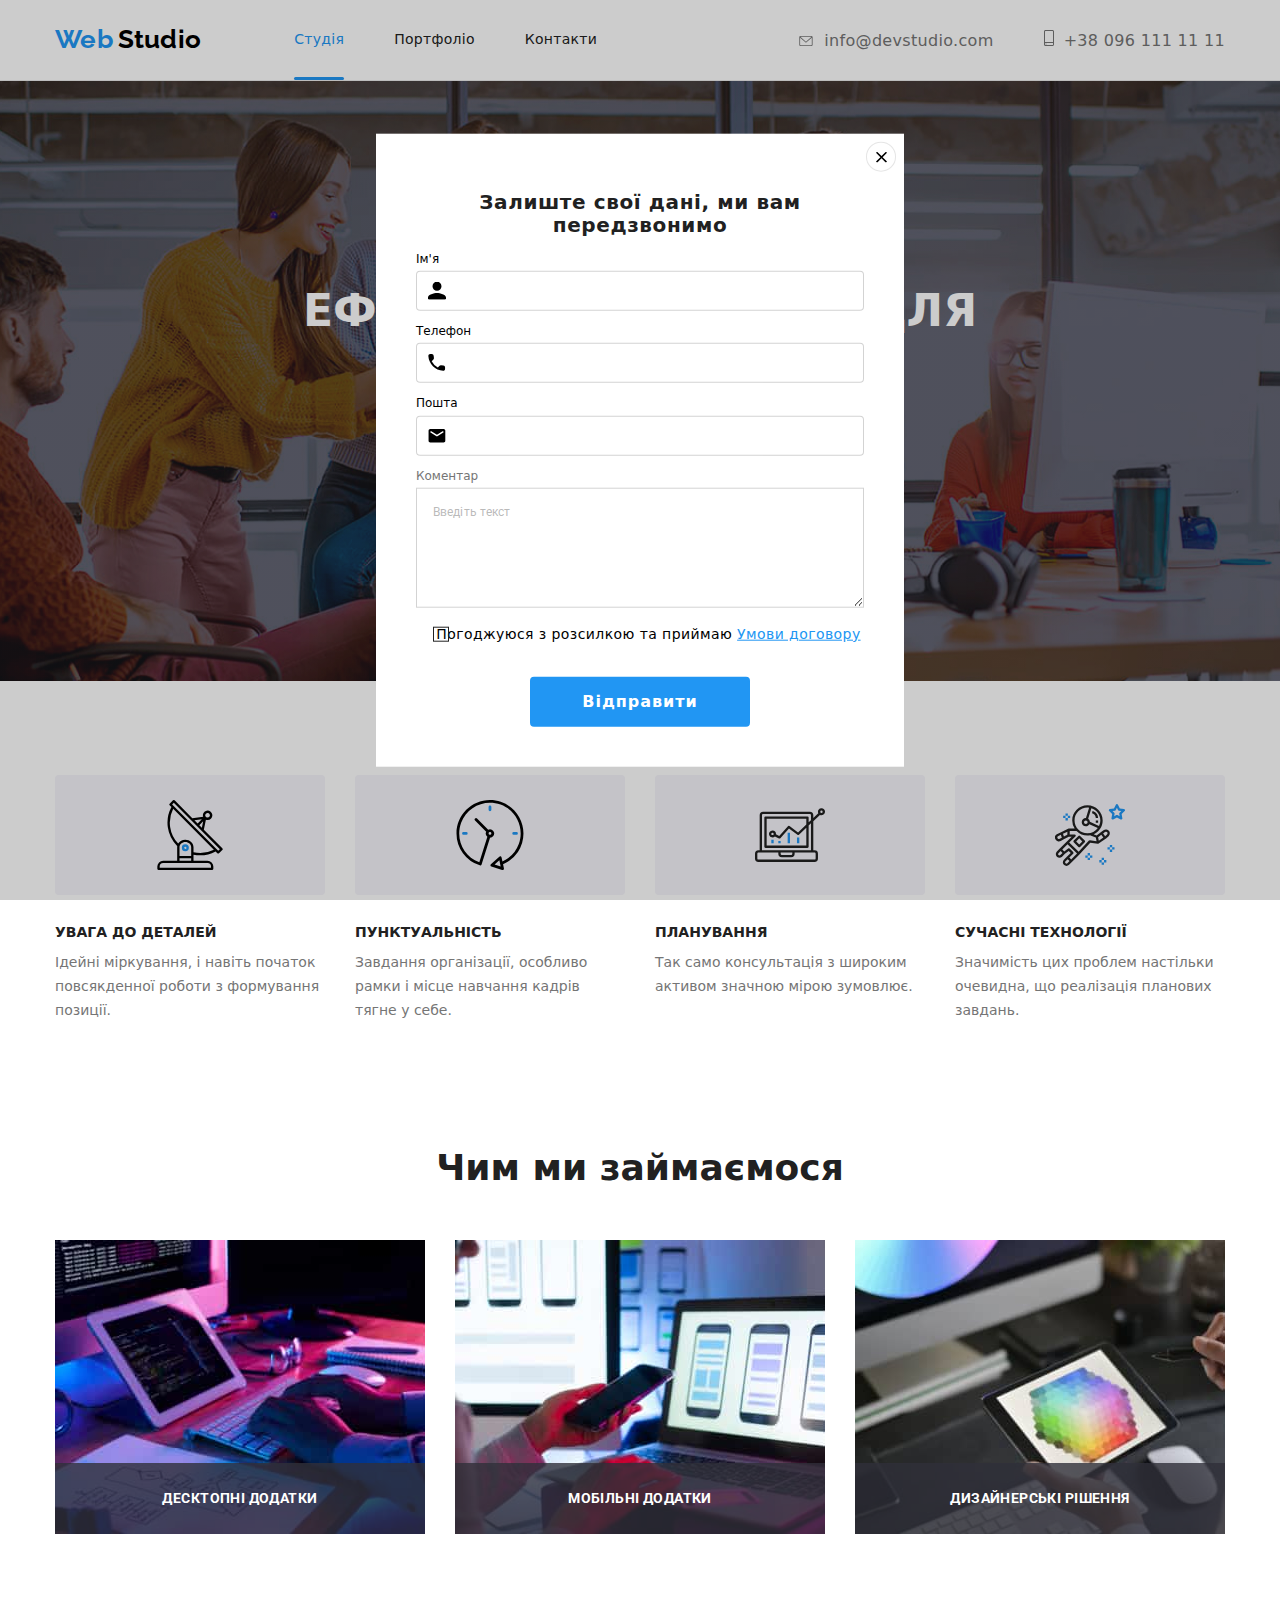
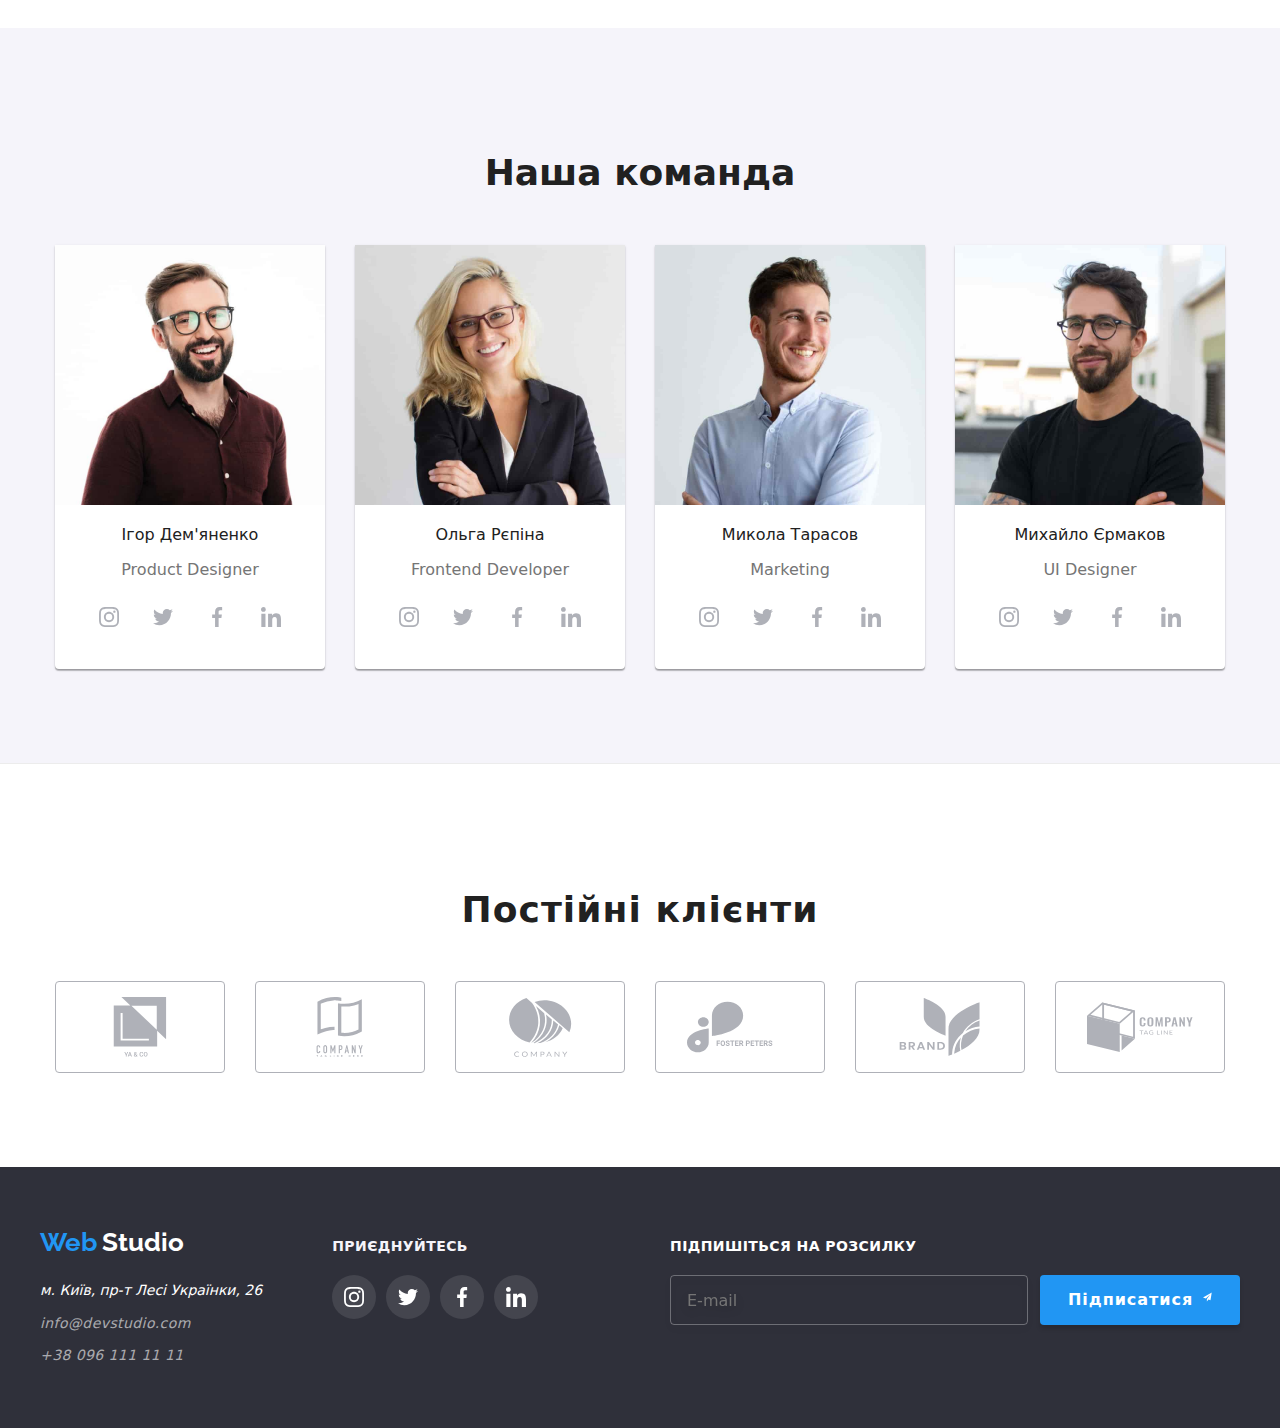
<file: index.html>
<!DOCTYPE html>
<html lang="uk">
  <head>
    <meta charset="UTF-8">
    <meta http-equiv="X-UA-Compatible" content="IE=edge">
    <meta name="viewport" content="width=device-width, initial-scale=1.0">
    <title lang="en">WebStudio</title>
    <link rel="preconnect" href="https://fonts.googleapis.com">
    <link rel="preconnect" href="https://fonts.gstatic.com" crossorigin>
    <link
      href="https://fonts.googleapis.com/css2?family=Raleway:wght@700&family=Roboto:wght@400;500;700;900&display=swap"
      rel="stylesheet">
    <link
      rel="stylesheet"
      href="https://cdnjs.cloudflare.com/ajax/libs/modern-normalize/1.1.0/modern-normalize.min.css">
    <link rel="stylesheet" href="./css/main.min.css">
  </head>

  <body>
    <!-- Header -->
    <header class="page-header">
      <!-- Navigation -->
      <div class="container">
        <div class="page-header__container">
          <nav class="page-header__nav">
            <a href="./index.html" lang="en" class="none-decoration page-header__logo">
              <span class="page-header__logo-web">Web</span>
              <span class="page-header__logo-studio">Studio</span>
            </a>

            <ul class="page-header__list none-decoration page-header__nav">
              <li class="page-header__item">
                <a href="./index.html" class="page-header__link current">Студія</a>
              </li>
              <li class="page-header__item">
                <a href="./portfolio.html" class="page-header__link">Портфоліо</a>
              </li>
              <li class="page-header__item">
                <a href="./contacts.html" class="page-header__link">Контакти</a>
              </li>
            </ul>
          </nav>
          <!-- Contacts -->
          <ul class="page-auth none-decoration page-auth__container">
            <li class="page-auth__list">
              <a class="page-auth__item" href="mailto:info@devstudio.com">
                <svg class="page-auth__svg" width="16" height="10">
                  <use href="./images/icons.svg#envelope"></use>
                </svg>
                info@devstudio.com</a
              >
            </li>
            <li class="page-auth__list">
              <a href="tel:+380961111111" class="page-auth__item">
                <svg class="page-auth__svg" width="10" height="16">
                  <use href="./images/icons.svg#smartphone"></use>
                </svg>
                +38 096 111 11 11</a
              >
            </li>
          </ul>
        </div>
      </div>
    </header>

    <main>
      <!-- Hero banner -->
      <section class="hero-section overlay">
        <div class="container">
          <div class="hero-section__container">
            <div class="hero-header__text-container">
              <h1 class="hero-section__header">Ефективні рішення для вашого бізнесу</h1>
            </div>
            <button aria-label="Замовити послугу" type="button" class="hero-section__button" data-modal-open>
              <span class="hero-section__button-text">Замовити послугу</span>
            </button>
          </div>
        </div>
      </section>

      <!-- Our benefits -->
      <section class="section benefits-section">
        <div class="container">
          <div class="">
            <h2 class="visually-hidden">Наші переваги</h2>
            <ul class="benefits-section__list none-decoration benefits-section__container">
              <li class="benefits-section__item">
                <div class="benefits-section__logo-container">
                  <svg class="benefits-section__logo-antenna" height="70" width="70">
                    <use href="./images/icons.svg#antenna"></use>
                  </svg>
                </div>
                <h3 class="benefits-section__header">УВАГА ДО ДЕТАЛЕЙ</h3>
                <p class="benefits-section__paragraph">
                  Ідейні міркування, і навіть початок повсякденної роботи з
                  формування позиції.
                </p>
              </li>
              <li class="benefits-section__item">
                <div class="benefits-section__logo-container">
                  <svg class="benefits-section__logo-clock" height="70" width="70">
                    <use href="./images/icons.svg#clock"></use>
                  </svg>
                </div>
                <h3 class="benefits-section__header">ПУНКТУАЛЬНІСТЬ</h3>
                <p class="benefits-section__paragraph">
                  Завдання організації, особливо рамки і місце навчання кадрів
                  тягне у себе.
                </p>
              </li>
              <li class="benefits-section__item">
                <div class="benefits-section__logo-container">
                  <svg class="benefits-section__logo-diagram" height="70" width="70">
                    <use href="./images/icons.svg#diagram"></use>
                  </svg>
                </div>
                <h3 class="benefits-section__header">ПЛАНУВАННЯ</h3>
                <p class="benefits-section__paragraph">
                  Так само консультація з широким активом значною мірою
                  зумовлює.
                </p>
              </li>
              <li class="benefits-section__item">
                <div class="benefits-section__logo-container">
                  <svg
                    class="benefits-section__logo-astronaut"
                    height="70"
                    width="70"
                  >
                    <use href="./images/icons.svg#astronaut"></use>
                  </svg>
                </div>
                <h3 class="benefits-section__header">СУЧАСНІ ТЕХНОЛОГІЇ</h3>
                <p class="benefits-section__paragraph">
                  Значимість цих проблем настільки очевидна, що реалізація
                  планових завдань.
                </p>
              </li>
            </ul>
          </div>
        </div>
      </section>

      <!-- What are we doing -->
      <section class="section about-section">
        <div class="container">
          <h2 class="about-section__header">Чим ми займаємося</h2>
          <ul class="none-decoration about-section__list">
            <li class="about-section__items">
              <img
                src="./images/box1.jpg"
                alt="someone is typing on a tablet keyboard"
                width="370">
              <p class="about-section__items-text">Десктопні додатки</p>
            </li>
            <li class="about-section__items">
              <img
                src="./images/box2.jpg"
                alt="someone works with a phone"
                width="370"
              >
              <p class="about-section__items-text">Мобільні додатки</p>
            </li>
            <li class="about-section__items">
              <img src="./images/box3.jpg" alt="Color palette" width="370">
              <p class="about-section__items-text">Дизайнерські рішення</p>
            </li>
          </ul>
        </div>
      </section>

      <!-- Our team -->
      <section class="section team-section">
        <div class="container">
          <h2 class="team-section__main-header">Наша команда</h2>
          <div class="team-section__container">
            <ul class="none-decoration team-section__main-list">
              <li class="team-section__items">
                <img
                  src="./images/ihordemyanenko.jpg"
                  alt="Ігор Дем'яненко"
                  width="270">
                <h3 class="team-section__header">Ігор Дем'яненко</h3>
                <p class="team-section__paragraph">Product Designer</p>
                <div class="team-section__icons-container">
                  <ul class="team-section__icons-list none-decoration">
                    <li class="team-section__icons-items">
                      <a href="http://instagram.com" class="team-section__link">
                        <svg
                          class="team-section__svg"
                          width="20"
                          height="20"
                        >
                          <use href="./images/icons.svg#instagram"></use></svg
                      ></a>
                    </li>
                    <li class="team-section__icons-items">
                      <a href="http://twitter.com" class="team-section__link">
                        <svg
                          class="team-section__svg"
                          width="20"
                          height="20"
                        >
                          <use href="./images/icons.svg#twitter"></use></svg
                      ></a>
                    </li>
                    <li class="team-section__icons-items">
                      <a href="http://facebook.com" class="team-section__link">
                        <svg
                          class="team-section__svg"
                          width="20"
                          height="20"
                        >
                          <use href="./images/icons.svg#facebook"></use></svg
                      ></a>
                    </li>
                    <li class="team-section__icons-items">
                      <a href="http://linkedin.com" class="team-section__link">
                        <svg
                          class="team-section__svg"
                          width="20"
                          height="20"
                        >
                          <use href="./images/icons.svg#linkedin"></use></svg
                      ></a>
                    </li>
                  </ul>
                </div>
              </li>
              <li class="team-section__items">
                <img
                  src="./images/olharepina.jpg"
                  alt="Ольга Рєпіна"
                  width="270">
                <h3 class="team-section__header">Ольга Рєпіна</h3>
                <p class="team-section__paragraph">Frontend Developer</p>
                <div class="team-section__icons-container">
                  <ul class="team-section__icons-list none-decoration">
                    <li class="team-section__icons-items">
                      <a href="http://instagram.com" class="team-section__link">
                        <svg
                          class="team-section__svg"
                          width="20"
                          height="20"
                        >
                          <use href="./images/icons.svg#instagram"></use></svg
                      ></a>
                    </li>
                    <li class="team-section__icons-items">
                      <a href="http://twitter.com" class="team-section__link">
                        <svg
                          class="team-section__svg"
                          width="20"
                          height="20"
                        >
                          <use href="./images/icons.svg#twitter"></use></svg
                      ></a>
                    </li>
                    <li class="team-section__icons-items">
                      <a href="http://facebook.com" class="team-section__link">
                        <svg
                          class="team-section__svg"
                          width="20"
                          height="20"
                        >
                          <use href="./images/icons.svg#facebook"></use></svg
                      ></a>
                    </li>
                    <li class="team-section__icons-items">
                      <a href="http://linkedin.com" class="team-section__link">
                        <svg
                          class="team-section__svg"
                          width="20"
                          height="20"
                        >
                          <use href="./images/icons.svg#linkedin"></use></svg
                      ></a>
                    </li>
                  </ul>
                </div>
              </li>
              <li class="team-section__items">
                <img
                  src="./images/mykolatarasov.jpg"
                  alt="Микола Тарасов"
                  width="270">
                <h3 class="team-section__header">Микола Тарасов</h3>
                <p class="team-section__paragraph">Marketing</p>
                <div class="team-section__icons-container">
                  <ul class="team-section__icons-list none-decoration">
                    <li class="team-section__icons-items">
                      <a href="http://instagram.com" class="team-section__link">
                        <svg
                          class="team-section__svg"
                          width="20"
                          height="20"
                        >
                          <use href="./images/icons.svg#instagram"></use></svg
                      ></a>
                    </li>
                    <li class="team-section__icons-items">
                      <a href="http://twitter.com" class="team-section__link">
                        <svg
                          class="team-section__svg"
                          width="20"
                          height="20"
                        >
                          <use href="./images/icons.svg#twitter"></use></svg
                      ></a>
                    </li>
                    <li class="team-section__icons-items">
                      <a href="http://facebook.com" class="team-section__link">
                        <svg
                          class="team-section__svg"
                          width="20"
                          height="20"
                        >
                          <use href="./images/icons.svg#facebook"></use></svg
                      ></a>
                    </li>
                    <li class="team-section__icons-items">
                      <a href="http://linkedin.com" class="team-section__link">
                        <svg
                          class="team-section__svg"
                          width="20"
                          height="20"
                        >
                          <use href="./images/icons.svg#linkedin"></use></svg
                      ></a>
                    </li>
                  </ul>
                </div>
              </li>
              <li class="team-section__items">
                <img
                  src="./images/michayloermakov.jpg"
                  alt="Михайло Єрмаков"
                  width="270">
                <h3 class="team-section__header">Михайло Єрмаков</h3>
                <p class="team-section__paragraph">UI Designer</p>
                <div class="team-section__icons-container">
                  <ul class="team-section__icons-list none-decoration">
                    <li class="team-section__icons-items">
                      <a href="http://instagram.com" class="team-section__link">
                        <svg
                          class="team-section__svg"
                          width="20"
                          height="20"
                        >
                          <use href="./images/icons.svg#instagram"></use></svg
                      ></a>
                    </li>
                    <li class="team-section__icons-items">
                      <a href="http://twitter.com" class="team-section__link">
                        <svg
                          class="team-section__svg"
                          width="20"
                          height="20"
                        >
                          <use href="./images/icons.svg#twitter"></use></svg
                      ></a>
                    </li>
                    <li class="team-section__icons-items">
                      <a href="http://facebook.com" class="team-section__link">
                        <svg
                          class="team-section__svg"
                          width="20"
                          height="20"
                        >
                          <use href="./images/icons.svg#facebook"></use></svg
                      ></a>
                    </li>
                    <li class="team-section__icons-items">
                      <a href="http://linkedin.com" class="team-section__link">
                        <svg
                          class="team-section__svg"
                          width="20"
                          height="20"
                        >
                          <use href="./images/icons.svg#linkedin"></use></svg
                      ></a>
                    </li>
                  </ul>
                </div>
              </li>
            </ul>
          </div>
        </div>
      </section>

      <!-- Our clients -->
      <section class="section clients-section">
        <div class="container">
          <h2 class="clients-section__header">Постійні клієнти</h2>
          <ul class="clients-section__list none-decoration">
            <li class="clients-section__item">
              <a class="clients-section__link" href="/">
                <svg class="clients-section__svg" width="106" height="60">
                  <use href="./images/icons.svg#company"></use></svg></a>
            </li>
            <li class="clients-section__item">
              <a href="/" class="clients-section__link">
                <svg class="clients-section__svg" width="106" height="60">
                  <use href="./images/icons.svg#company-1"></use></svg
              ></a>
            </li>
            <li class="clients-section__item">
              <a href="/" class="clients-section__link">
                <svg class="clients-section__svg" width="106" height="60">
                  <use href="./images/icons.svg#company-2"></use></svg
              ></a>
            </li>
            <li class="clients-section__item">
              <a href="/" class="clients-section__link">
                <svg class="clients-section__svg" width="106" height="60">
                  <use href="./images/icons.svg#company-4"></use></svg
              ></a>
            </li>
            <li class="clients-section__item">
              <a href="/" class="clients-section__link">
                <svg class="clients-section__svg" width="106" height="60">
                  <use href="./images/icons.svg#company-3"></use></svg
              ></a>
            </li>
            <li class="clients-section__item">
              <a href="/" class="clients-section__link">
                <svg class="clients-section__svg" width="106" height="60">
                  <use href="./images/icons.svg#company-five"></use></svg
              ></a>
            </li>
          </ul>
        </div>
      </section>
    </main>

    <!-- footer -->
    <footer class="footer">
      <div class="container">
        <div class="footer__container">
          <div class="footer__adress-container">
            <div class="footer__logo-container">
              <a
                href="./index.html"
                lang="en"
                class="none-decoration footer__logo">
                <span class="footer__logo-web ">Web</span>
                <span class="footer__logo-studio">Studio</span>
              </a>
            </div>
            <address class="footer__adress-container">
              <ul class="none-decoration footer__contacts">
                <li class="footer__contacts-item">
                  <a
                    href="https://www.google.com/maps/place/Lesi+Ukrainky+Blvd,+26,+Kyiv,+02000/data=!4m2!3m1!1s0x40d4cf0e033ecbe9:0x57a4dffefec77da0?sa=X&ved=2ahUKEwjosMeG7K_7AhXUFXcKHTLXCVEQ8gF6BAgJEAE"
                    class="footer__realadress"
                    target="_blank"
                    rel="noopener noreferrer nofollow"
                    >м. Київ, пр-т Лесі Українки, 26</a>
                </li>
                <li class="footer__contacts-item">
                  <a
                    href="mailto:info@devstudio.com"
                    class="footer__auth-item footer_nav"
                    >info@devstudio.com</a>
                </li>
                <li class="footer__contacts-item">
                  <a
                    href="tel:+380961111111"
                    class="footer__auth-item footer_nav"
                    >+38 096 111 11 11</a>
                </li>
              </ul>
            </address>
          </div>

          <div class="footer__icons-container">
            <h3 class="footer__icons-header">Приєднуйтесь</h3>
            <ul class="footer__icons-list none-decoration">
              <li class="footer__icons-items">
                <a href="http://instagram.com" class="footer__icon-link">
                  <svg class="footer__icon-svg" width="20" height="20">
                    <use href="./images/icons.svg#instagram"></use></svg></a>
              </li>
              <li class="footer__icons-items">
                <a href="http://twitter.com" class="footer__icon-link">
                  <svg class="footer__icon-svg" width="20" height="20">
                    <use href="./images/icons.svg#twitter"></use></svg></a>
              </li>
              <li class="footer__icons-items">
                <a href="http://facebook.com" class="footer__icon-link">
                  <svg class="footer__icon-svg" width="20" height="20">
                    <use href="./images/icons.svg#facebook"></use></svg></a>
              </li>
                <li class="footer__icons-items">
                  <a href="http://linkedin.com" class="footer__icon-link">
                    <svg class="footer__icon-svg" width="20" height="20">
                      <use href="./images/icons.svg#linkedin"></use></svg></a>
                </li>
              </ul>
            </div>

            <div class="sign-box">
              <h3 class="sign-box__header">Підпишіться на розсилку</h3>
              <form class="sign-box__form">
            
               <input class="sign-box__input" type="email" id="email-sign" name="email" placeholder="E-mail">
               <button type="button" class="footer-button">
                Підписатися
              <svg class="sign-box__icon" width="24" height="24">
                <use href="./images/icons.svg#icon-send"/> 
              </svg>
              </button>
             </form>
           </div>
          </div>
        </div>

    </footer>

    <div class="backdrop is-hidden" data-modal>
      <div class="modal">
        <button class="close-button" data-modal-close>
         <svg class="close-button__icon" width="11" height="11">
          <use href="./images/icons.svg#Closebtn"></use></svg>
        </button>
<form class="modal__form">
    <h2 class="modal__title">Залиште свої дані, ми вам передзвонимо</h2>
      <label class="modal__label" for="user-name">Ім'я</label>
        <div class="modal__field">
          <input class="modal__input" id="user-name" type="text" name="user-name">
            <svg class="modal__icon" width="18" height="18">
              <use href="./images/icons.svg#Person"></use>
            </svg>
          </div>
      
      <label class="modal__label" for="tel">Телефон</label>
        <div class="modal__field">
           <input class="modal__input" id="tel" type="tel" name="tel">
            <svg class="modal__icon" width="18" height="18">
            <use href="./images/icons.svg#phone-form"></use>
            </svg>
        </div>
      
      <label class="modal__label" for="email">Пошта</label>
      <div class="modal__field">
        <input class="modal__input" id="email" type="email" name="email">
        <svg class="modal__icon" width="18" height="18">
          <use href="./images/icons.svg#mail-form"></use>
        </svg>
      </div>
      
      <label class="modal__comment" for="comment">Коментар</label>
      <div class="modal__field">
        
      <textarea class="modal__textarea" name="comment" id="comment" rows="8" placeholder="Введіть текст"></textarea>
    </div>

    
      
      <div class="modal__checkbox">
        <label for="checkbox">
          <input class="modal__checkbox-input" type="checkbox" name="terms" id="checkbox">
            <svg class="modal__checkbox-icon">
            <use href="./images/icons.svg#icon-check"></use>
            </svg>
            Погоджуюся з розсилкою та приймаю <a href="#" class="modal__checkbox-link">Умови договору</a></label>
            </div>
      
            <button aria-label="Відправити форму" type="submit" class="modal_button">Відправити</button>
          </form>
        </div>
      </div>
    <script src="./js/modal.js"></script>
  </body>
</html>
</file>
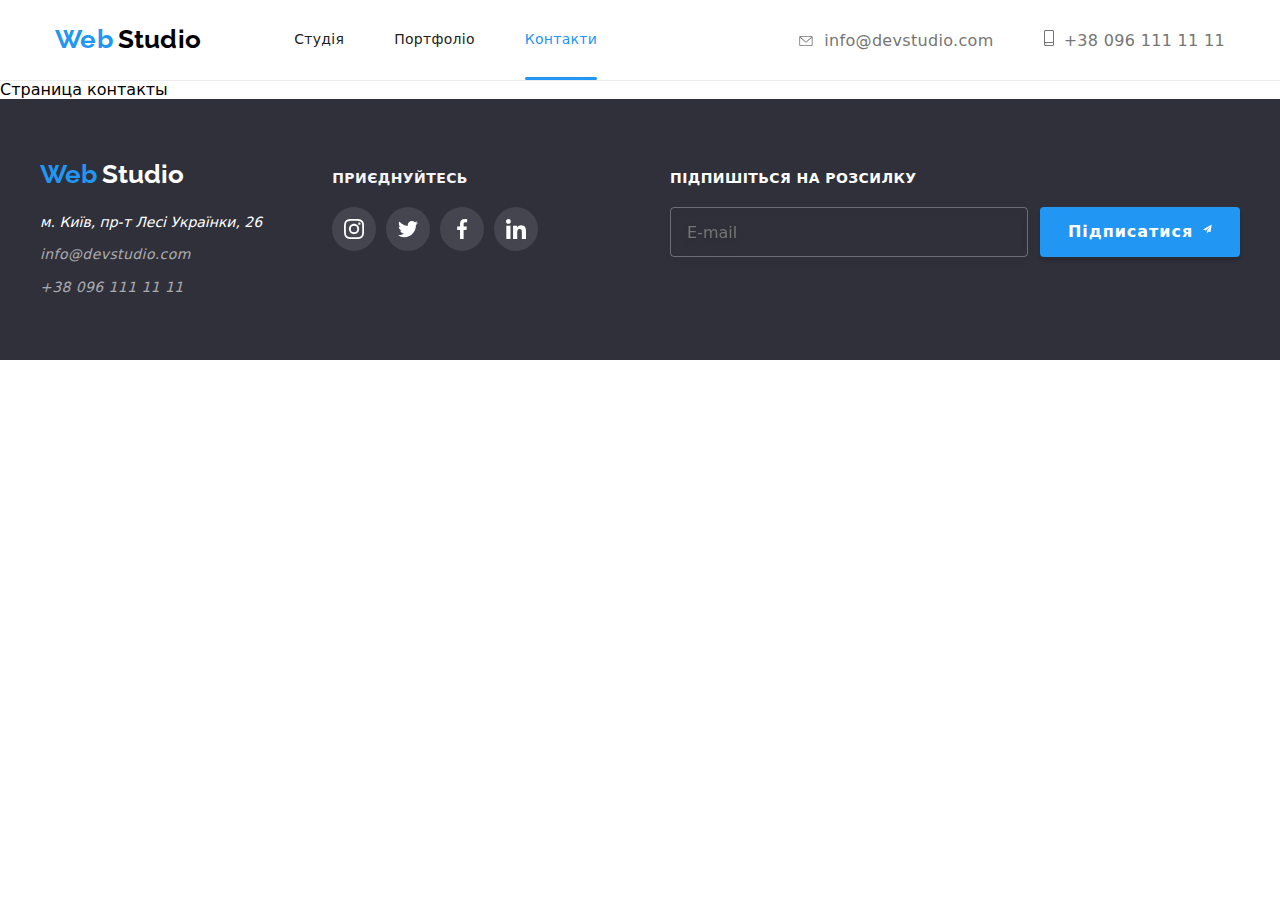
<file: contacts.html>
<!DOCTYPE html>
<html lang="uk">
  <head>
    <meta charset="UTF-8">
    <meta http-equiv="X-UA-Compatible" content="IE=edge">
    <meta name="viewport" content="width=device-width, initial-scale=1.0">
    <title lang="en">WebStudio</title>
    <link rel="preconnect" href="https://fonts.googleapis.com">
    <link rel="preconnect" href="https://fonts.gstatic.com" crossorigin>
    <link
      href="https://fonts.googleapis.com/css2?family=Raleway:wght@700&family=Roboto:wght@400;500;700;900&display=swap"
      rel="stylesheet">
    <link
      rel="stylesheet"
      href="https://cdnjs.cloudflare.com/ajax/libs/modern-normalize/1.1.0/modern-normalize.min.css">
      <link rel="stylesheet" href="./css/main.min.css">
  </head>

  <body>
    <!-- Header -->
    <header class="page-header">
      <!-- Navigation -->
      <div class="container">
        <div class="page-header__container">
          <nav class="page-header__nav">
            <a href="./index.html" lang="en" class="none-decoration page-header__logo">
              <span class="page-header__logo-web">Web</span>
              <span class="page-header__logo-studio">Studio</span>
            </a>

            <ul class="page-header__list none-decoration page-header__nav">
              <li class="page-header__item">
                <a href="./index.html" class="page-header__link">Студія</a>
              </li>
              <li class="page-header__item">
                <a href="./portfolio.html" class="page-header__link">Портфоліо</a>
              </li>
              <li class="page-header__item">
                <a href="./contacts.html" class="page-header__link current">Контакти</a>
              </li>
            </ul>
          </nav>
          <!-- Contacts -->
          <ul class="page-auth none-decoration page-auth__container">
            <li class="page-auth__list">
              <a class="page-auth__item" href="mailto:info@devstudio.com">
                <svg class="page-auth__svg" width="16" height="10">
                  <use href="./images/icons.svg#envelope"></use>
                </svg>
                info@devstudio.com</a
              >
            </li>
            <li class="page-auth__list">
              <a href="tel:+380961111111" class="page-auth__item">
                <svg class="page-auth__svg" width="10" height="16">
                  <use href="./images/icons.svg#smartphone"></use>
                </svg>
                +38 096 111 11 11</a
              >
            </li>
          </ul>
        </div>
      </div>
    </header>


    <main>Страница контакты</main>

    <!-- footer -->
    <footer class="footer">
      <div class="container">
        <div class="footer__container">
          <div class="footer__adress-container">
            <div class="footer__logo-container">
              <a
                href="./index.html"
                lang="en"
                class="none-decoration footer__logo">
                <span class="footer__logo-web ">Web</span>
                <span class="footer__logo-studio">Studio</span>
              </a>
            </div>
            <address class="footer__adress-container">
              <ul class="none-decoration footer__contacts">
                <li class="footer__contacts-item">
                  <a
                    href="https://www.google.com/maps/place/Lesi+Ukrainky+Blvd,+26,+Kyiv,+02000/data=!4m2!3m1!1s0x40d4cf0e033ecbe9:0x57a4dffefec77da0?sa=X&ved=2ahUKEwjosMeG7K_7AhXUFXcKHTLXCVEQ8gF6BAgJEAE"
                    class="footer__realadress"
                    target="_blank"
                    rel="noopener noreferrer nofollow"
                    >м. Київ, пр-т Лесі Українки, 26</a>
                </li>
                <li class="footer__contacts-item">
                  <a
                    href="mailto:info@devstudio.com"
                    class="footer__auth-item footer_nav"
                    >info@devstudio.com</a>
                </li>
                <li class="footer__contacts-item">
                  <a
                    href="tel:+380961111111"
                    class="footer__auth-item footer_nav"
                    >+38 096 111 11 11</a>
                </li>
              </ul>
            </address>
          </div>

          <div class="footer__icons-container">
            <h3 class="footer__icons-header">Приєднуйтесь</h3>
            <ul class="footer__icons-list none-decoration">
              <li class="footer__icons-items">
                <a href="http://instagram.com" class="footer__icon-link">
                  <svg class="footer__icon-svg" width="20" height="20">
                    <use href="./images/icons.svg#instagram"></use></svg></a>
              </li>
              <li class="footer__icons-items">
                <a href="http://twitter.com" class="footer__icon-link">
                  <svg class="footer__icon-svg" width="20" height="20">
                    <use href="./images/icons.svg#twitter"></use></svg></a>
              </li>
              <li class="footer__icons-items">
                <a href="http://facebook.com" class="footer__icon-link">
                  <svg class="footer__icon-svg" width="20" height="20">
                    <use href="./images/icons.svg#facebook"></use></svg></a>
              </li>
                <li class="footer__icons-items">
                  <a href="http://linkedin.com" class="footer__icon-link">
                    <svg class="footer__icon-svg" width="20" height="20">
                      <use href="./images/icons.svg#linkedin"></use></svg></a>
                </li>
              </ul>
            </div>

            <div class="sign-box">
              <h3 class="sign-box__header">Підпишіться на розсилку</h3>
              <form class="sign-box__form">
            
               <input class="sign-box__input" type="email" id="email-sign" name="email" placeholder="E-mail">
               <button type="button" class="footer-button">
                Підписатися
              <svg class="sign-box__icon" width="24" height="24">
                <use href="./images/icons.svg#icon-send"/> 
              </svg>
              </button>
             </form>
           </div>
          </div>
        </div>

    </footer>
  </body>
</html>
</file>
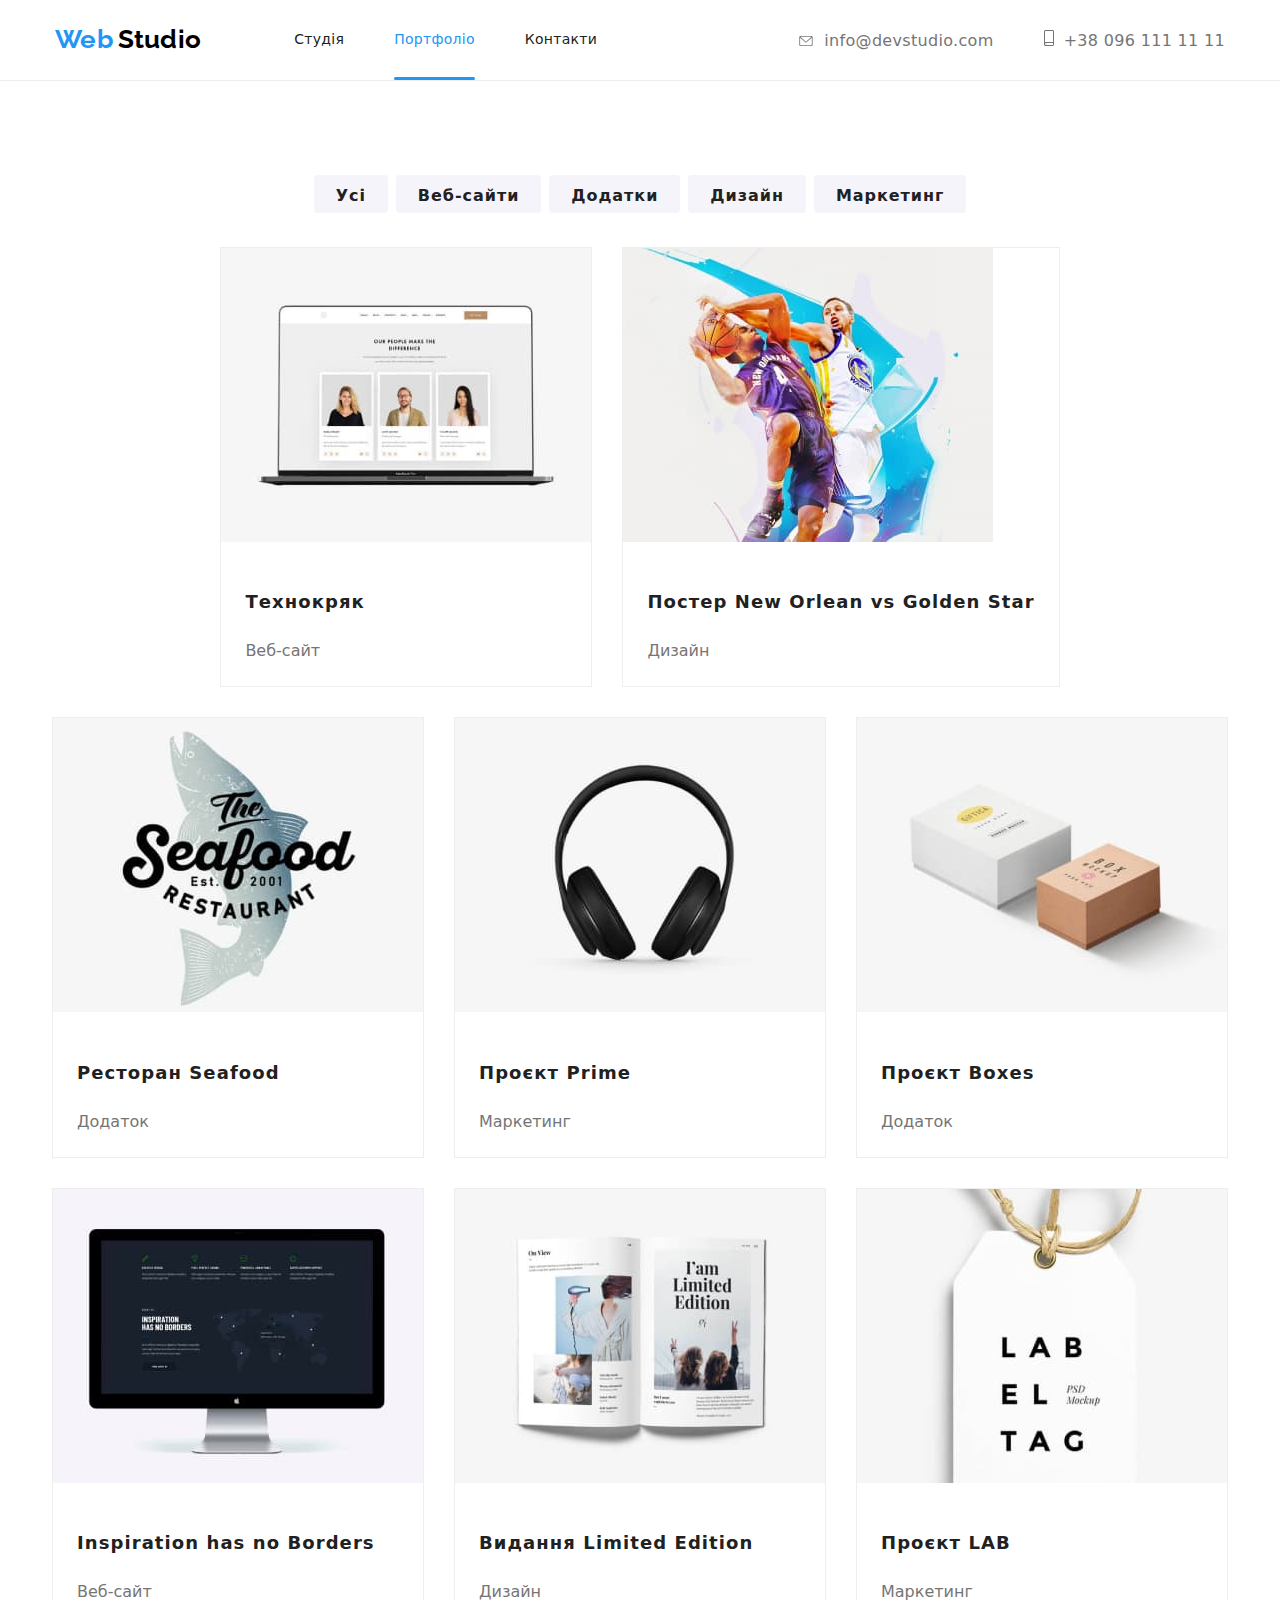
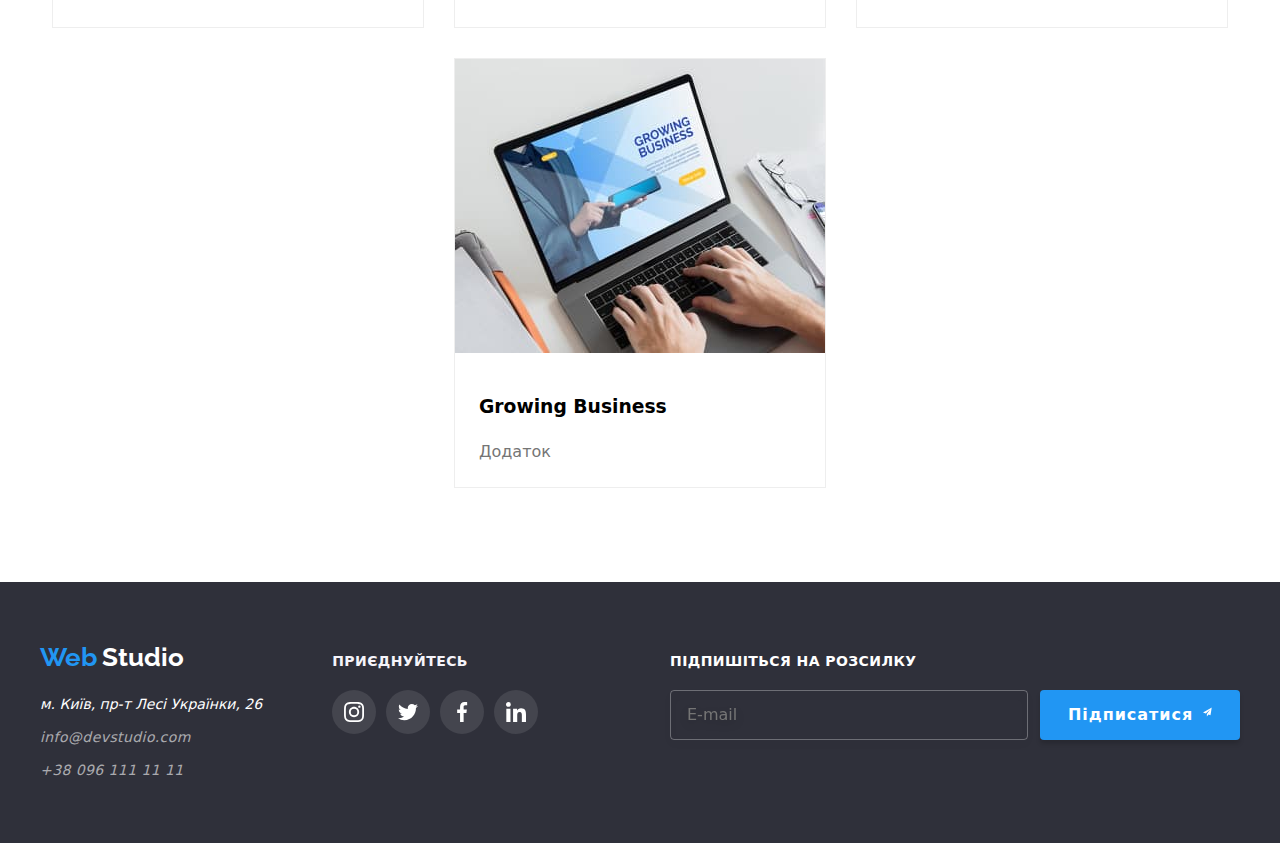
<file: portfolio.html>
<!DOCTYPE html>
<html lang="uk">
  <head>
    <meta charset="UTF-8">
    <meta http-equiv="X-UA-Compatible" content="IE=edge">
    <meta name="viewport" content="width=device-width, initial-scale=1.0">
    <title lang="en">WebStudio</title>
    <link rel="preconnect" href="https://fonts.googleapis.com">
    <link rel="preconnect" href="https://fonts.gstatic.com" crossorigin>
    <link
      href="https://fonts.googleapis.com/css2?family=Raleway:wght@700&family=Roboto:wght@400;500;700;900&display=swap"
      rel="stylesheet">
    <link
      rel="stylesheet"
      href="https://cdnjs.cloudflare.com/ajax/libs/modern-normalize/1.1.0/modern-normalize.min.css">
      <link rel="stylesheet" href="./css/main.min.css">
  </head>

  <body>
    <!-- Header -->
    <header class="page-header">
      <!-- Navigation -->
      <div class="container">
        <div class="page-header__container">
          <nav class="page-header__nav">
            <a href="./index.html" lang="en" class="none-decoration page-header__logo">
              <span class="page-header__logo-web">Web</span>
              <span class="page-header__logo-studio">Studio</span>
            </a>

            <ul class="page-header__list none-decoration page-header__nav">
              <li class="page-header__item">
                <a href="./index.html" class="page-header__link">Студія</a>
              </li>
              <li class="page-header__item">
                <a href="./portfolio.html" class="page-header__link current">Портфоліо</a>
              </li>
              <li class="page-header__item">
                <a href="./contacts.html" class="page-header__link">Контакти</a>
              </li>
            </ul>
          </nav>
          <!-- Contacts -->
          <ul class="page-auth none-decoration page-auth__container">
            <li class="page-auth__list">
              <a class="page-auth__item" href="mailto:info@devstudio.com">
                <svg class="page-auth__svg" width="16" height="10">
                  <use href="./images/icons.svg#envelope"></use>
                </svg>
                info@devstudio.com</a
              >
            </li>
            <li class="page-auth__list">
              <a href="tel:+380961111111" class="page-auth__item">
                <svg class="page-auth__svg" width="10" height="16">
                  <use href="./images/icons.svg#smartphone"></use>
                </svg>
                +38 096 111 11 11</a
              >
            </li>
          </ul>
        </div>
      </div>
    </header>

    <!-- main content -->
    <main>
      <h1 class="visually-hidden">Приклади робіт</h1>
      <!-- buttons -->
      <section>
        <div class="container">
          <h2 class="visually-hidden">Навігація по роботам</h2>
          <ul class="none-decoration buttons__container">
            <li><button type="button" class="portfolio__button">Усі</button></li>
            <li>
              <button type="button" class="portfolio__button">Веб-сайти</button>
            </li>
            <li>
              <button type="button" class="portfolio__button">Додатки</button>
            </li>
            <li>
              <button type="button" class="portfolio__button">Дизайн</button>
            </li>
            <li>
              <button type="button" class="portfolio__button">Маркетинг</button>
            </li>
          </ul>
        </div>
      </section>

      <!-- work examples -->
      <section>
        <div class="container">
          <h2 class="visually-hidden">Приклади робіт</h2>
          <ul class="none-decoration examples__container">
            <li class="examples__items">
              <a href="/" class="none-decoration examples__items-link">
                <div class="examples__items-overlay">
                  <img src="./images/website.jpg" alt="Технокряк" width="370">
                  <p class="examples__overlay-text">
                    Ресурс пропонує комплексні пропозиції з різним рівнем
                    функціоналу та сервісів. Все це дозволить відвідувачу
                    отримати вичерпні відомості про компанію чи приватну особу.
                  </p>
                </div>
                <div class="examples__text-items">
                  <h3 class="examples__text-header">Технокряк</h3>
                  <p class="examples__text-paragraph">Веб-сайт</p>
                </div>
              </a>
            </li>

            <li class="examples__items">
              <a href="/" class="none-decoration">
                <div class="examples__items-overlay">
                  <img
                    src="./images/poster.jpg"
                    alt="Постер New Orlean vs Golden Star"
                    width="370">
                  <p class="examples__overlay-text">
                    Ресурс пропонує комплексні пропозиції з різним рівнем
                    функціоналу та сервісів. Все це дозволить відвідувачу
                    отримати вичерпні відомості про компанію чи приватну особу.
                  </p>
                </div>
                <div class="examples__text-items">
                  <h3 class="examples__text-header">
                    Постер New Orlean vs Golden Star
                  </h3>
                  <p class="examples__text-paragraph">Дизайн</p>
                </div>
              </a>
            </li>

            <li class="examples__items">
              <div class="examples__items-overlay">
                <a href="/" class="none-decoration">
                  <img
                    src="./images/seafood.jpg"
                    alt="Ресторан Seafood"
                    width="370">
                  <p class="examples__overlay-text">
                    Ресурс пропонує комплексні пропозиції з різним рівнем
                    функціоналу та сервісів. Все це дозволить відвідувачу
                    отримати вичерпні відомості про компанію чи приватну особу.
                  </p></a
                >
              </div>
              <div class="examples__text-items">
                <h3 class="examples__text-header">Ресторан Seafood</h3>
                <p class="examples__text-paragraph">Додаток</p>
              </div>
            </li>

            <li class="examples__items">
              <div class="examples__items-overlay">
                <a href="/" class="none-decoration">
                  <img
                    src="./images/prime.jpg"
                    alt="Проєкт Prime"
                    width="370">
                  <p class="examples__overlay-text">
                    Ресурс пропонує комплексні пропозиції з різним рівнем
                    функціоналу та сервісів. Все це дозволить відвідувачу
                    отримати вичерпні відомості про компанію чи приватну особу.
                  </p></a
                >
              </div>
              <div class="examples__text-items">
                <h3 class="examples__text-header">Проєкт Prime</h3>
                <p class="examples__text-paragraph">Маркетинг</p>
              </div>
            </li>

            <li class="examples__items">
              <div class="examples__items-overlay">
                <a href="/" class="none-decoration">
                  <img
                    src="./images/boxes.jpg"
                    alt="Проєкт Boxes"
                    width="370">
                  <p class="examples__overlay-text">
                    Ресурс пропонує комплексні пропозиції з різним рівнем
                    функціоналу та сервісів. Все це дозволить відвідувачу
                    отримати вичерпні відомості про компанію чи приватну особу.
                  </p></a>
              </div>
              <div class="examples__text-items">
                <h3 class="examples__text-header">Проєкт Boxes</h3>
                <p class="examples__text-paragraph">Додаток</p>
              </div>
            </li>

            <li class="examples__items">
              <div class="examples__items-overlay">
                <a href="/" class="none-decoration">
                  <img
                    src="./images/inspiration.jpg"
                    alt="Inspiration has no Borders"
                    width="370">
                  <p class="examples__overlay-text">
                    Ресурс пропонує комплексні пропозиції з різним рівнем
                    функціоналу та сервісів. Все це дозволить відвідувачу
                    отримати вичерпні відомості про компанію чи приватну особу.
                  </p></a>
              </div>
              <div class="examples__text-items">
                <h3 class="examples__text-header">
                  Inspiration has no Borders
                </h3>
                <p class="examples__text-paragraph">Веб-сайт</p>
              </div>
            </li>

            <li class="examples__items">
              <div class="examples__items-overlay">
                <a href="/" class="none-decoration">
                  <img
                    src="./images/limitededition.jpg"
                    alt="Видання Limited Edition"
                    width="370">
                  <p class="examples__overlay-text">
                    Ресурс пропонує комплексні пропозиції з різним рівнем
                    функціоналу та сервісів. Все це дозволить відвідувачу
                    отримати вичерпні відомості про компанію чи приватну особу.
                  </p></a>
              </div>
              <div class="examples__text-items">
                <h3 class="examples__text-header">
                  Видання Limited Edition
                </h3>
                <p class="examples__text-paragraph">Дизайн</p>
              </div>
            </li>

            <li class="examples__items">
              <div class="examples__items-overlay">
                <a href="/" class="none-decoration">
                  <img
                    src="./images/projectlab.jpg"
                    alt="Проєкт LAB"
                    width="370">
                  <p class="examples__overlay-text">
                    Ресурс пропонує комплексні пропозиції з різним рівнем
                    функціоналу та сервісів. Все це дозволить відвідувачу
                    отримати вичерпні відомості про компанію чи приватну особу.
                  </p></a>
              </div>
              <div class="examples__text-items">
                <h3 class="examples__text-header">Проєкт LAB</h3>
                <p class="examples__text-paragraph">Маркетинг</p>
              </div>
            </li>

            <li class="examples__items">
              <div class="examples__items-overlay">
                <a href="/" class="none-decoration">
                  <img
                    src="./images/growingbusiness.jpg"
                    alt="Growing Business"
                    width="370">
                  <p class="examples__overlay-text">
                    Ресурс пропонує комплексні пропозиції з різним рівнем
                    функціоналу та сервісів. Все це дозволить відвідувачу
                    отримати вичерпні відомості про компанію чи приватну особу.
                  </p></a>
              </div>
              <div class="examples__text-items">
                <h3 class="portfolio-workexamples-header">Growing Business</h3>
                <p class="examples__text-paragraph">Додаток</p>
              </div>
            </li>
          </ul>
        </div>
      </section>
    </main>

    <!-- footer -->
    <footer class="footer">
      <div class="container">
        <div class="footer__container">
          <div class="footer__adress-container">
            <div class="footer__logo-container">
              <a
                href="./index.html"
                lang="en"
                class="none-decoration footer__logo">
                <span class="footer__logo-web ">Web</span>
                <span class="footer__logo-studio">Studio</span>
              </a>
            </div>
            <address class="footer__adress-container">
              <ul class="none-decoration footer__contacts">
                <li class="footer__contacts-item">
                  <a
                    href="https://www.google.com/maps/place/Lesi+Ukrainky+Blvd,+26,+Kyiv,+02000/data=!4m2!3m1!1s0x40d4cf0e033ecbe9:0x57a4dffefec77da0?sa=X&ved=2ahUKEwjosMeG7K_7AhXUFXcKHTLXCVEQ8gF6BAgJEAE"
                    class="footer__realadress"
                    target="_blank"
                    rel="noopener noreferrer nofollow"
                    >м. Київ, пр-т Лесі Українки, 26</a>
                </li>
                <li class="footer__contacts-item">
                  <a
                    href="mailto:info@devstudio.com"
                    class="footer__auth-item footer_nav"
                    >info@devstudio.com</a>
                </li>
                <li class="footer__contacts-item">
                  <a
                    href="tel:+380961111111"
                    class="footer__auth-item footer_nav"
                    >+38 096 111 11 11</a>
                </li>
              </ul>
            </address>
          </div>

          <div class="footer__icons-container">
            <h3 class="footer__icons-header">Приєднуйтесь</h3>
            <ul class="footer__icons-list none-decoration">
              <li class="footer__icons-items">
                <a href="http://instagram.com" class="footer__icon-link">
                  <svg class="footer__icon-svg" width="20" height="20">
                    <use href="./images/icons.svg#instagram"></use></svg></a>
              </li>
              <li class="footer__icons-items">
                <a href="http://twitter.com" class="footer__icon-link">
                  <svg class="footer__icon-svg" width="20" height="20">
                    <use href="./images/icons.svg#twitter"></use></svg></a>
              </li>
              <li class="footer__icons-items">
                <a href="http://facebook.com" class="footer__icon-link">
                  <svg class="footer__icon-svg" width="20" height="20">
                    <use href="./images/icons.svg#facebook"></use></svg></a>
              </li>
                <li class="footer__icons-items">
                  <a href="http://linkedin.com" class="footer__icon-link">
                    <svg class="footer__icon-svg" width="20" height="20">
                      <use href="./images/icons.svg#linkedin"></use></svg></a>
                </li>
              </ul>
            </div>

            <div class="sign-box">
              <h3 class="sign-box__header">Підпишіться на розсилку</h3>
              <form class="sign-box__form">
            
               <input class="sign-box__input" type="email" id="email-sign" name="email" placeholder="E-mail">
               <button type="button" class="footer-button">
                Підписатися
              <svg class="sign-box__icon" width="24" height="24">
                <use href="./images/icons.svg#icon-send"/> 
              </svg>
              </button>
             </form>
           </div>
          </div>
        </div>

    </footer>
  </body>
</html>
</file>
<file: css/main.min.css>
:root{--accent-text-color:#2196F3;--logo-text-color:#000000;--title-text-color:#212121;--main-text-color:#757575;--white-color:#ffffff;--button-bcgcolor:#F5F4FA;--svg-main-color: #AFB1B8}.body{font-family:Roboto,sans-serif;font-weight:400;font-size:14px;line-height:1.71;letter-spacing:.03em;color:var(--main-text-color);background-color:var(--white-color)}.section{margin-right:auto;margin-left:auto;width:100%;padding-top:94px;padding-bottom:94px}.h1,.h2,.h3,.h4,.h5,.h6,.p{margin:0}.list{list-style:none;padding-left:0;margin:0}.link{text-decoration:none;color:inherit}.img{display:block;max-width:100%;height:auto}.address{font-style:normal}.none-decoration{text-decoration:none;list-style:none;padding-left:0;margin:0}.visually-hidden{position:absolute;width:1px;height:1px;margin:-1px;border:0;padding:0;white-space:nowrap;-webkit-clip-path:inset(100%);clip-path:inset(100%);clip:rect(0 0 0 0);overflow:hidden}.about-section{padding-top:0}.about-section__header{font-size:36px;line-height:1.2;text-align:center;margin-bottom:50px;color:var(--title-text-color)}.about-section__list{padding-left:15px;padding-right:15px;display:-webkit-box;display:-ms-flexbox;display:flex;gap:30px}.about-section__items{position:relative;display:-webkit-box;display:-ms-flexbox;display:flex}.about-section__items-text{position:absolute;bottom:0;left:0;margin:0;padding:27px;width:100%;text-align:center;font-family:"Roboto";font-weight:700;font-size:14px;line-height:1.15;letter-spacing:.03em;text-transform:uppercase;color:var(--white-color);background:rgba(47,48,58,.8)}.backdrop{position:fixed;top:0;left:0;width:100%;height:100%;position:fixed;background-color:rgba(0,0,0,.2);opacity:1;-webkit-transition:opacity 250ms cubic-bezier(0.4, 0, 0.2, 1);transition:opacity 250ms cubic-bezier(0.4, 0, 0.2, 1)}.backdrop--is-hidden{opacity:0;pointer-events:none}.backdrop--is-hidden .modal{-webkit-transform:translate(-50%, -50%) scale(0) rotateZ(180deg);transform:translate(-50%, -50%) scale(0) rotateZ(180deg)}.benefits-section{font-size:14px;line-height:1.71;color:var(--main-text-color)}.benefits-section__container{display:-webkit-box;display:-ms-flexbox;display:flex;padding-left:15px;padding-right:15px;gap:30px}.benefits-section__logo-container{display:-webkit-box;display:-ms-flexbox;display:flex;-webkit-box-pack:center;-ms-flex-pack:center;justify-content:center;-webkit-box-align:center;-ms-flex-align:center;align-items:center;list-style:none;width:270px;height:120px;padding:0;margin-bottom:30px;background:var(--button-bcgcolor);border-radius:4px}.benefits-section__header{padding:0;margin:0;margin-bottom:10px;font-weight:700;font-size:14px;line-height:1.14;color:var(--title-text-color)}.benefits-section__paragraph{padding:0;margin:0}.hero-section__button{display:inline-block;min-width:216px;padding:10px 32px;margin:0;margin-left:auto;margin-right:auto;margin-top:30px;font-weight:700;font-size:16px;line-height:1.88;letter-spacing:.06em;color:var(--title-text-color);background:var(--button-bcgcolor);-webkit-box-shadow:0px 4px 4px rgba(0,0,0,.15);box-shadow:0px 4px 4px rgba(0,0,0,.15);border-radius:4px;border:rgba(0,0,0,0);cursor:pointer;-webkit-transition:background-color 250ms cubic-bezier(0.4, 0, 0.2, 1);transition:background-color 250ms cubic-bezier(0.4, 0, 0.2, 1)}.hero-section__button:hover,.hero-section__button:focus{color:var(--white-color);background-color:var(--accent-text-color)}.footer-button{border-radius:4px;color:var(--white-color);background-color:var(--accent-text-color);border:none;width:200px;height:50px;font-weight:700;font-size:16px;line-height:1.88;cursor:pointer;font-family:inherit;border-radius:4px;letter-spacing:.06em;padding:10px 28px;-webkit-box-shadow:0px 4px 4px rgba(0,0,0,.15);box-shadow:0px 4px 4px rgba(0,0,0,.15);margin-left:12px;-webkit-transition-property:background-color;transition-property:background-color;-webkit-transition-duration:250ms;transition-duration:250ms;-webkit-transition-timing-function:cubic-bezier(0.4, 0, 0.2, 1);transition-timing-function:cubic-bezier(0.4, 0, 0.2, 1);display:-webkit-box;display:-ms-flexbox;display:flex;fill:var(--white-color)}.close-button{position:absolute;top:8px;right:8px;width:30px;height:30px;background:var(--white-color);border:1px solid rgba(0,0,0,.1);border-radius:50%;display:-webkit-box;display:-ms-flexbox;display:flex;cursor:pointer;-webkit-box-pack:center;-ms-flex-pack:center;justify-content:center;-webkit-box-align:center;-ms-flex-align:center;align-items:center;fill:var(--logo-text-color)}.close-button__icon{width:11px;height:11px;right:50%;-webkit-box-align:center;-ms-flex-align:center;align-items:center}.close-button:hover,.close-button:focus{fill:var(--accent-text-color)}.modal_button{display:-webkit-box;display:-ms-flexbox;display:flex;background-color:var(--accent-text-color);color:var(--white-color);border:none;padding:10px 52px;border-radius:4px;border:none;font-weight:700;font-size:16px;line-height:1.88;cursor:pointer;font-family:inherit;letter-spacing:.06em;margin:0 auto;-webkit-transition:background-color 250ms cubic-bezier(0.4, 0, 0.2, 1);transition:background-color 250ms cubic-bezier(0.4, 0, 0.2, 1)}.modal_button:hover,.modal_button:focus{background:var(--accent-text-color);-webkit-box-shadow:0px 4px 4px rgba(0,0,0,.15);box-shadow:0px 4px 4px rgba(0,0,0,.15)}.portfolio__button{font-weight:700;font-size:16px;line-height:1.88;letter-spacing:.06em;text-align:center;height:38px;padding:6px 22px;color:var(--title-text-color);background:var(--button-bcgcolor);border-radius:4px;border:rgba(0,0,0,0);cursor:pointer;-webkit-transition:border-radius 250ms cubic-bezier(0.4, 0, 0.2, 1),color 250ms cubic-bezier(0.4, 0, 0.2, 1),background-color 250ms cubic-bezier(0.4, 0, 0.2, 1),-webkit-box-shadow 250ms cubic-bezier(0.4, 0, 0.2, 1);transition:border-radius 250ms cubic-bezier(0.4, 0, 0.2, 1),color 250ms cubic-bezier(0.4, 0, 0.2, 1),background-color 250ms cubic-bezier(0.4, 0, 0.2, 1),-webkit-box-shadow 250ms cubic-bezier(0.4, 0, 0.2, 1);transition:box-shadow 250ms cubic-bezier(0.4, 0, 0.2, 1),border-radius 250ms cubic-bezier(0.4, 0, 0.2, 1),color 250ms cubic-bezier(0.4, 0, 0.2, 1),background-color 250ms cubic-bezier(0.4, 0, 0.2, 1);transition:box-shadow 250ms cubic-bezier(0.4, 0, 0.2, 1),border-radius 250ms cubic-bezier(0.4, 0, 0.2, 1),color 250ms cubic-bezier(0.4, 0, 0.2, 1),background-color 250ms cubic-bezier(0.4, 0, 0.2, 1),-webkit-box-shadow 250ms cubic-bezier(0.4, 0, 0.2, 1)}.portfolio__button:hover,.portfolio__button:focus{-webkit-box-shadow:0px 3px 1px rgba(0,0,0,.1),0px 1px 2px rgba(0,0,0,.08),0px 2px 2px rgba(0,0,0,.12);box-shadow:0px 3px 1px rgba(0,0,0,.1),0px 1px 2px rgba(0,0,0,.08),0px 2px 2px rgba(0,0,0,.12);color:var(--white-color);background-color:var(--accent-text-color);border-radius:4px}.clients-section__header{margin-left:auto;margin-right:auto;padding:0;margin-bottom:50px;font-weight:700;font-size:36px;line-height:1.2;text-align:center;letter-spacing:.03em;color:var(--title-text-color)}.clients-section__list{display:-webkit-box;display:-ms-flexbox;display:flex;gap:30px;-webkit-box-pack:center;-ms-flex-pack:center;justify-content:center;-ms-flex-wrap:wrap;flex-wrap:wrap;-ms-flex-preferred-size:16.6666666667%;flex-basis:16.6666666667%;padding-top:0;-ms-flex-wrap:nowrap;flex-wrap:nowrap}.clients-section__item{width:170px;height:92px;border:1px solid var(--svg-main-color);border-radius:4px}.clients-section__item:hover,.clients-section__item:focus{fill:var(--accent-text-color);border-color:var(--accent-text-color);border-radius:4px}.clients-section__link{display:-webkit-box;display:-ms-flexbox;display:flex;-webkit-box-pack:center;-ms-flex-pack:center;justify-content:center;-webkit-box-align:center;-ms-flex-align:center;align-items:center;width:100%;height:100%;fill:var(--svg-main-color)}.clients-section__link:hover,.clients-section__link:focus{fill:var(--accent-text-color);border-color:var(--accent-text-color);border-radius:4px}.clients-section__svg{padding:0px;-webkit-box-pack:center;-ms-flex-pack:center;justify-content:center;-webkit-transition:border 250ms cubic-bezier(0.4, 0, 0.2, 1),fill 250ms cubic-bezier(0.4, 0, 0.2, 1);transition:border 250ms cubic-bezier(0.4, 0, 0.2, 1),fill 250ms cubic-bezier(0.4, 0, 0.2, 1)}.hero-section{text-align:center;margin-right:auto;margin-left:auto;width:100%;padding-top:200px;padding-bottom:200px}.hero-section__header{margin-top:0;margin-bottom:0;font-weight:900;font-size:44px;line-height:1.36;color:var(--white-color);text-transform:uppercase}.page-header__logo-studio{font-family:Raleway,sans-serif;font-weight:700;font-size:26px;line-height:1.2;color:var(--logo-text-color);text-decoration:none}.page-header__logo-web{font-family:Raleway,sans-serif;font-weight:700;font-size:26px;line-height:1.2;color:var(--accent-text-color)}.footer__logo-studio{font-family:Raleway,sans-serif;font-weight:700;font-size:26px;line-height:1.2;color:var(--white-color);text-decoration:none}.footer__logo-web{font-family:Raleway,sans-serif;font-weight:700;font-size:26px;line-height:1.2;color:var(--accent-text-color)}.modal{background-color:var(--white-color);width:528px;position:absolute;top:50%;left:50%;-webkit-transform:translate(-50%, -50%) scale(1) rotateZ(360deg);transform:translate(-50%, -50%) scale(1) rotateZ(360deg);-webkit-transition:-webkit-transform 250ms cubic-bezier(0.4, 0, 0.2, 1);transition:-webkit-transform 250ms cubic-bezier(0.4, 0, 0.2, 1);transition:transform 250ms cubic-bezier(0.4, 0, 0.2, 1);transition:transform 250ms cubic-bezier(0.4, 0, 0.2, 1), -webkit-transform 250ms cubic-bezier(0.4, 0, 0.2, 1);overflow-y:auto;padding:40px}.modal__title{display:block;text-align:center;font-size:20px;line-height:1.15;letter-spacing:.03em;margin-bottom:12px;font-weight:700;color:var(--title-text-color)}.modal__form{width:448px;margin-left:auto;margin-right:auto}.modal__label{font-size:12px;line-height:1.166}.modal__input{height:40px;width:100%;margin:0;padding:0 12px 0 42px;border-radius:4px;border:1px solid rgba(33,33,33,.2)}.modal__input:focus+.form-icon{fill:var(--accent-text-color)}.modal__input:hover{cursor:pointer}.modal__input:focus{outline:1px solid var(--accent-text-color)}.modal__field{position:relative;margin-top:4px;margin-bottom:10px}.modal__field input::-webkit-input-placeholder{color:var(--main-text-color)}.modal__field input::-moz-placeholder{color:var(--main-text-color)}.modal__field input:-ms-input-placeholder{color:var(--main-text-color)}.modal__field input::-ms-input-placeholder{color:var(--main-text-color)}.modal__field input::placeholder{color:var(--main-text-color)}.modal__icon{position:absolute;top:50%;-webkit-transform:translateY(-50%);transform:translateY(-50%);left:12px}.modal__textarea{width:100%;height:120px;border:1px solid rgba(33,33,33,.2);font-size:12px;line-height:1.166;padding-left:16px;padding-top:16px;font-family:"Roboto";font-weight:400;font-size:12px;line-height:1.2;letter-spacing:.01em;color:rgba(117,117,117,.5)}.modal__textarea:hover{cursor:pointer}.modal__textarea:focus{outline:1px solid var(--accent-text-color)}.modal__textarea::-webkit-input-placeholder{font-size:12px;line-height:1.166;color:rgba(117,117,117,.5)}.modal__textarea::-moz-placeholder{font-size:12px;line-height:1.166;color:rgba(117,117,117,.5)}.modal__textarea:-ms-input-placeholder{font-size:12px;line-height:1.166;color:rgba(117,117,117,.5)}.modal__textarea::-ms-input-placeholder{font-size:12px;line-height:1.166;color:rgba(117,117,117,.5)}.modal__textarea::placeholder{font-size:12px;line-height:1.166;color:rgba(117,117,117,.5)}.modal__comment{font-size:12px;line-height:1.166;color:var(--main-text-color)}.modal__checkbox{position:relative;-webkit-box-pack:center;-ms-flex-pack:center;justify-content:center;display:-webkit-box;display:-ms-flexbox;display:flex;font-size:14px;line-height:1.714;letter-spacing:.03em;font-weight:400;margin-bottom:30px}.modal__checkbox-input{-webkit-appearance:none;-moz-appearance:none;appearance:none;margin-right:12px}.modal__checkbox-icon{fill:rgba(0,0,0,0);border:.2px solid var(--title-text-color);position:absolute;-webkit-transform:translate(-50%);transform:translate(-50%);top:4px;left:25px;width:16px;height:15px}.modal__checkbox-input:checked+.modal__checkbox-icon{fill:var(--white-color);border:rgba(0,0,0,0);background-color:var(--accent-text-color)}.modal__checkbox-link{color:var(--accent-text-color)}.overlay{background-image:-webkit-gradient(linear, left top, right top, from(rgba(47, 48, 58, 0.4)), to(rgba(47, 48, 58, 0.4))),url("../images/heroback.jpg");background-image:linear-gradient(to right, rgba(47, 48, 58, 0.4), rgba(47, 48, 58, 0.4)),url("../images/heroback.jpg");background-color:#2f303a;background-position:center;background-size:cover;max-width:1600px;height:auto;margin-right:auto;margin-left:auto}.page-auth{padding:0;margin-left:auto;margin-right:0}.page-auth__item{display:-webkit-box;display:-ms-flexbox;display:flex;-webkit-box-align:baseline;-ms-flex-align:baseline;align-items:baseline;font-weight:500;line-height:1.14;letter-spacing:.02em;text-decoration:none;width:100%;height:100%;color:var(--main-text-color);fill:var(--main-text-color);-webkit-transition:color 250ms cubic-bezier(0.4, 0, 0.2, 1),fill 250ms cubic-bezier(0.4, 0, 0.2, 1);transition:color 250ms cubic-bezier(0.4, 0, 0.2, 1),fill 250ms cubic-bezier(0.4, 0, 0.2, 1)}.page-auth__item:hover,.page-auth__item:focus{color:var(--accent-text-color);fill:var(--accent-text-color)}.page-auth__svg{margin-right:10px;padding:0;border:none}.footer{background-color:#2f303a;padding-left:0;margin-left:0}.footer__logo-container{padding-top:60px;padding-bottom:20px}.footer__realadress{font-size:14px;line-height:1.71;color:var(--white-color);text-decoration:none}.footer__realadress:hover,.footer__realadress:focus{color:var(--accent-text-color)}.footer__contacts-item{margin-bottom:9px}.footer__contacts-item:last-child{margin-bottom:0px}.footer__icons-header{font-weight:700;font-size:14px;line-height:1.14;letter-spacing:.03em;text-transform:uppercase;color:var(--button-bcgcolor);margin-bottom:20px}.footer___nav{font-weight:500;font-size:14px;line-height:1.14;letter-spacing:.02em;color:var(--title-text-color);text-decoration:none}.footer__icons-list{display:-webkit-box;display:-ms-flexbox;display:flex;gap:10px}.footer__icons-items{display:-webkit-box;display:-ms-flexbox;display:flex;-webkit-box-pack:center;-ms-flex-pack:center;justify-content:center;-webkit-box-align:center;-ms-flex-align:center;align-items:center;width:44px;height:44px;fill:var(--white-color);background-color:rgba(255,255,255,.1);border-radius:50%}.footer__icon-link{display:-webkit-box;display:-ms-flexbox;display:flex;-webkit-box-pack:center;-ms-flex-pack:center;justify-content:center;-webkit-box-align:center;-ms-flex-align:center;align-items:center;font-weight:500;line-height:1.14;letter-spacing:.02em;color:var(--main-text-color);text-decoration:none;fill:var(--white-color);border-radius:50%;width:100%;height:100%;-webkit-transition:background-color 250ms cubic-bezier(0.4, 0, 0.2, 1);transition:background-color 250ms cubic-bezier(0.4, 0, 0.2, 1)}.footer__icon-link:focus,.footer__icon-link:hover{background-color:var(--accent-text-color);border:1px solid #2196f3;border-radius:50%;border-color:#2196f3;fill:var(--button-bcgcolor)}.footer__auth-item{display:-webkit-box;display:-ms-flexbox;display:flex;-webkit-box-align:baseline;-ms-flex-align:baseline;align-items:baseline;font-weight:400;font-size:14px;line-height:1.71;letter-spacing:.03em;text-decoration:none;width:100%;height:100%;color:rgba(255,255,255,.6);fill:var(--main-text-color);-webkit-transition:color 250ms cubic-bezier(0.4, 0, 0.2, 1),fill 250ms cubic-bezier(0.4, 0, 0.2, 1);transition:color 250ms cubic-bezier(0.4, 0, 0.2, 1),fill 250ms cubic-bezier(0.4, 0, 0.2, 1)}.footer__auth-item:hover,.footer__auth-item:focus{color:var(--accent-text-color);fill:var(--accent-text-color)}.page-header{border-bottom:1px solid #ececec}.page-header__nav{font-weight:500;font-size:14px;line-height:1.14;letter-spacing:.02em;color:var(--title-text-color);text-decoration:none;display:-webkit-box;display:-ms-flexbox;display:flex;-webkit-box-pack:justify;-ms-flex-pack:justify;justify-content:space-between;-webkit-box-align:center;-ms-flex-align:center;align-items:center}.page-header__list{padding:0}.page-header__link{position:relative;font-weight:500;font-size:14px;line-height:1.14;letter-spacing:.02em;color:var(--title-text-color);text-decoration:none;padding:32px 0 32px 0;margin-right:50px;-webkit-transition:color 250ms cubic-bezier(0.4, 0, 0.2, 1);transition:color 250ms cubic-bezier(0.4, 0, 0.2, 1)}.page-header__link.current{color:var(--accent-text-color)}.page-header__link.current:after{position:absolute;bottom:-1px;left:0;width:100%;height:3px;margin:0;padding:0;background-color:var(--accent-text-color);border-radius:2px;content:""}.page-header__link:hover,.page-header__link:focus{color:var(--accent-text-color);fill:var(--accent-text-color)}.page-header__item{padding-top:32px;padding-bottom:32px;position:relative;font-weight:500;font-size:14px;line-height:1.14;letter-spacing:.02em;color:var(--title-text-color);text-decoration:none;padding:32px 0;-webkit-transition:color 250ms cubic-bezier(0.4, 0, 0.2, 1);transition:color 250ms cubic-bezier(0.4, 0, 0.2, 1)}.page-header__item:nth-child(1){margin-left:93px}.page-header__item:last-child{margin-right:0px}.examples__items{background:#fff;border:1px solid #eee}.examples__items:hover{-webkit-box-shadow:0px 1px 1px rgba(0,0,0,.12),0px 4px 4px rgba(0,0,0,.06),1px 4px 6px rgba(0,0,0,.16);box-shadow:0px 1px 1px rgba(0,0,0,.12),0px 4px 4px rgba(0,0,0,.06),1px 4px 6px rgba(0,0,0,.16)}.examples__items:hover .examples__overlay-text{-webkit-transform:translateY(0%);transform:translateY(0%)}.examples__items-link:focus{-webkit-box-shadow:0px 1px 1px rgba(0,0,0,.12),0px 4px 4px rgba(0,0,0,.06),1px 4px 6px rgba(0,0,0,.16);box-shadow:0px 1px 1px rgba(0,0,0,.12),0px 4px 4px rgba(0,0,0,.06),1px 4px 6px rgba(0,0,0,.16)}.examples__items-overlay{overflow:hidden;position:relative}.examples__overlay-text{position:absolute;left:0;top:0;right:0;bottom:0;margin:0;padding:63px 24px;font-family:"Roboto";font-weight:400;font-size:18px;line-height:1.56;letter-spacing:.03em;color:var(--white-color);background:rgba(33,150,243,.9);-webkit-transform:translateY(101%);transform:translateY(101%);-webkit-transition:-webkit-transform 250ms cubic-bezier(0.4, 0, 0.2, 1);transition:-webkit-transform 250ms cubic-bezier(0.4, 0, 0.2, 1);transition:transform 250ms cubic-bezier(0.4, 0, 0.2, 1);transition:transform 250ms cubic-bezier(0.4, 0, 0.2, 1), -webkit-transform 250ms cubic-bezier(0.4, 0, 0.2, 1)}.examples__text-items{padding:20px 24px}.examples__text-header{font-weight:700;font-size:18px;line-height:2;letter-spacing:.06em;color:var(--title-text-color);margin-bottom:4px}.examples__text-paragraph{font-size:16px;line-height:1.88;color:var(--main-text-color);margin-bottom:0px}.sign-box{display:-webkit-box;display:-ms-flexbox;display:flex;-webkit-box-orient:vertical;-webkit-box-direction:normal;-ms-flex-direction:column;flex-direction:column;margin-left:auto}.sign-box__header{margin-bottom:20px;font-weight:700px;font-size:14px;line-height:1.2;letter-spacing:.03em;text-transform:uppercase;color:var(--white-color)}.sign-box__form{display:-webkit-box;display:-ms-flexbox;display:flex;-webkit-box-align:center;-ms-flex-align:center;align-items:center}.sign-box__input{height:50px;width:358px;padding:15px 16px;border-radius:4px;border:1px solid rgba(255,255,255,.3);font-size:16px;line-height:1.25;background-color:rgba(0,0,0,0);-webkit-filter:drop-shadow(0px 4px 4px rgba(0, 0, 0, 0.15));filter:drop-shadow(0px 4px 4px rgba(0, 0, 0, 0.15));color:rgba(255,255,255,.6);outline:none}.sign-box__icon{margin-left:10px}.team-section{border-bottom:1px solid #ececec;background-color:var(--button-bcgcolor)}.team-section__main-header{font-weight:700;font-size:36px;line-height:1.2;text-align:center;color:var(--title-text-color);font-size:36px;line-height:1.2;text-align:center;margin-bottom:50px;color:var(--title-text-color)}.team-section__header{font-weight:500;font-size:16px;line-height:1.2;color:var(--title-text-color)}.team-section__main-list{display:-webkit-box;display:-ms-flexbox;display:flex;gap:30px}.team-section__items{background-color:var(--white-color);-webkit-box-shadow:0px 1px 3px rgba(0,0,0,.12),0px 1px 1px rgba(0,0,0,.14),0px 2px 1px rgba(0,0,0,.2);box-shadow:0px 1px 3px rgba(0,0,0,.12),0px 1px 1px rgba(0,0,0,.14),0px 2px 1px rgba(0,0,0,.2);border-radius:0px 0px 4px 4px}.team-section__paragraph{font-size:16px;line-height:1.2;color:var(--main-text-color)}.team-section__icons-list{display:-webkit-box;display:-ms-flexbox;display:flex;gap:10px;-webkit-box-pack:center;-ms-flex-pack:center;justify-content:center;-webkit-box-align:center;-ms-flex-align:center;align-items:center;-ms-flex-wrap:nowrap;flex-wrap:nowrap;margin-left:auto;margin-right:auto;margin-bottom:30px;padding:0px}.team-section__icons-container{padding:0px}.team-section__icons-items{display:-webkit-box;display:-ms-flexbox;display:flex;-webkit-box-pack:center;-ms-flex-pack:center;justify-content:center;-webkit-box-align:center;-ms-flex-align:center;align-items:center;width:44px;height:44px;fill:var(--svg-main-color);border:1px solid rgba(0,0,0,0)}.team-section__icons-items:hover,.team-section__icons-items:focus{background-color:var(--accent-text-color);border:1px solid #2196f3;border-radius:50%;border-color:#2196f3;fill:var(--button-bcgcolor)}.team-section__svg{-webkit-transition:border 250ms cubic-bezier(0.4, 0, 0.2, 1),fill 250ms cubic-bezier(0.4, 0, 0.2, 1);transition:border 250ms cubic-bezier(0.4, 0, 0.2, 1),fill 250ms cubic-bezier(0.4, 0, 0.2, 1)}.team-section__link{display:-webkit-box;display:-ms-flexbox;display:flex;-webkit-box-pack:center;-ms-flex-pack:center;justify-content:center;-webkit-box-align:center;-ms-flex-align:center;align-items:center;font-weight:500;line-height:1.14;letter-spacing:.02em;color:var(--main-text-color);text-decoration:none;fill:var(--svg-main-color);width:100%;height:100%}.team-section__link:hover,.team-section__link:focus{background-color:var(--accent-text-color);border:1px solid #2196f3;border-radius:50%;border-color:#2196f3;fill:var(--button-bcgcolor)}.container{margin-right:auto;margin-left:auto;max-width:1200px}.page-header__container{display:-webkit-box;display:-ms-flexbox;display:flex;-webkit-box-pack:justify;-ms-flex-pack:justify;justify-content:space-between;-webkit-box-align:center;-ms-flex-align:center;align-items:center;padding-left:15px;padding-right:15px}.page-auth__container{display:-webkit-box;display:-ms-flexbox;display:flex;-webkit-box-pack:justify;-ms-flex-pack:justify;justify-content:space-between;-webkit-box-align:baseline;-ms-flex-align:baseline;align-items:baseline;gap:50px}.hero-section__container{display:-webkit-box;display:-ms-flexbox;display:flex;-webkit-box-orient:vertical;-webkit-box-direction:normal;-ms-flex-direction:column;flex-direction:column;-webkit-box-align:center;-ms-flex-align:center;align-items:center;padding-left:15px;padding-right:15px}.hero-header__text-container{max-width:696px}.team-section__container{display:-webkit-box;display:-ms-flexbox;display:flex;text-align:center;padding-left:15px;padding-right:15px}.team-section__icons-container{display:-webkit-box;display:-ms-flexbox;display:flex;gap:10px;-webkit-box-pack:center;-ms-flex-pack:center;justify-content:center;-webkit-box-align:center;-ms-flex-align:center;align-items:center;-ms-flex-wrap:nowrap;flex-wrap:nowrap;margin-left:auto;margin-right:auto;padding:0px}.footer__container{display:-webkit-box;display:-ms-flexbox;display:flex;padding-bottom:60px;-webkit-box-align:baseline;-ms-flex-align:baseline;align-items:baseline}.footer__logo-container{padding-top:60px;padding-bottom:20px}.footer__adress-container{width:-webkit-max-content;width:-moz-max-content;width:max-content;padding:0px}.footer__icons-container{display:-webkit-box;display:-ms-flexbox;display:flex;-webkit-box-orient:vertical;-webkit-box-direction:normal;-ms-flex-direction:column;flex-direction:column;padding:0px;margin-left:70px}.buttons__container{display:-webkit-box;display:-ms-flexbox;display:flex;gap:8px;-webkit-box-pack:center;-ms-flex-pack:center;justify-content:center;padding-top:94px;padding-bottom:34px}.examples__container{display:-webkit-box;display:-ms-flexbox;display:flex;gap:30px;-webkit-box-pack:center;-ms-flex-pack:center;justify-content:center;-ms-flex-wrap:wrap;flex-wrap:wrap;-ms-flex-preferred-size:calc((100% - 60px)/3);flex-basis:calc((100% - 60px)/3);padding-top:0;padding-bottom:94px}/*# sourceMappingURL=main.min.css.map */
</file>
